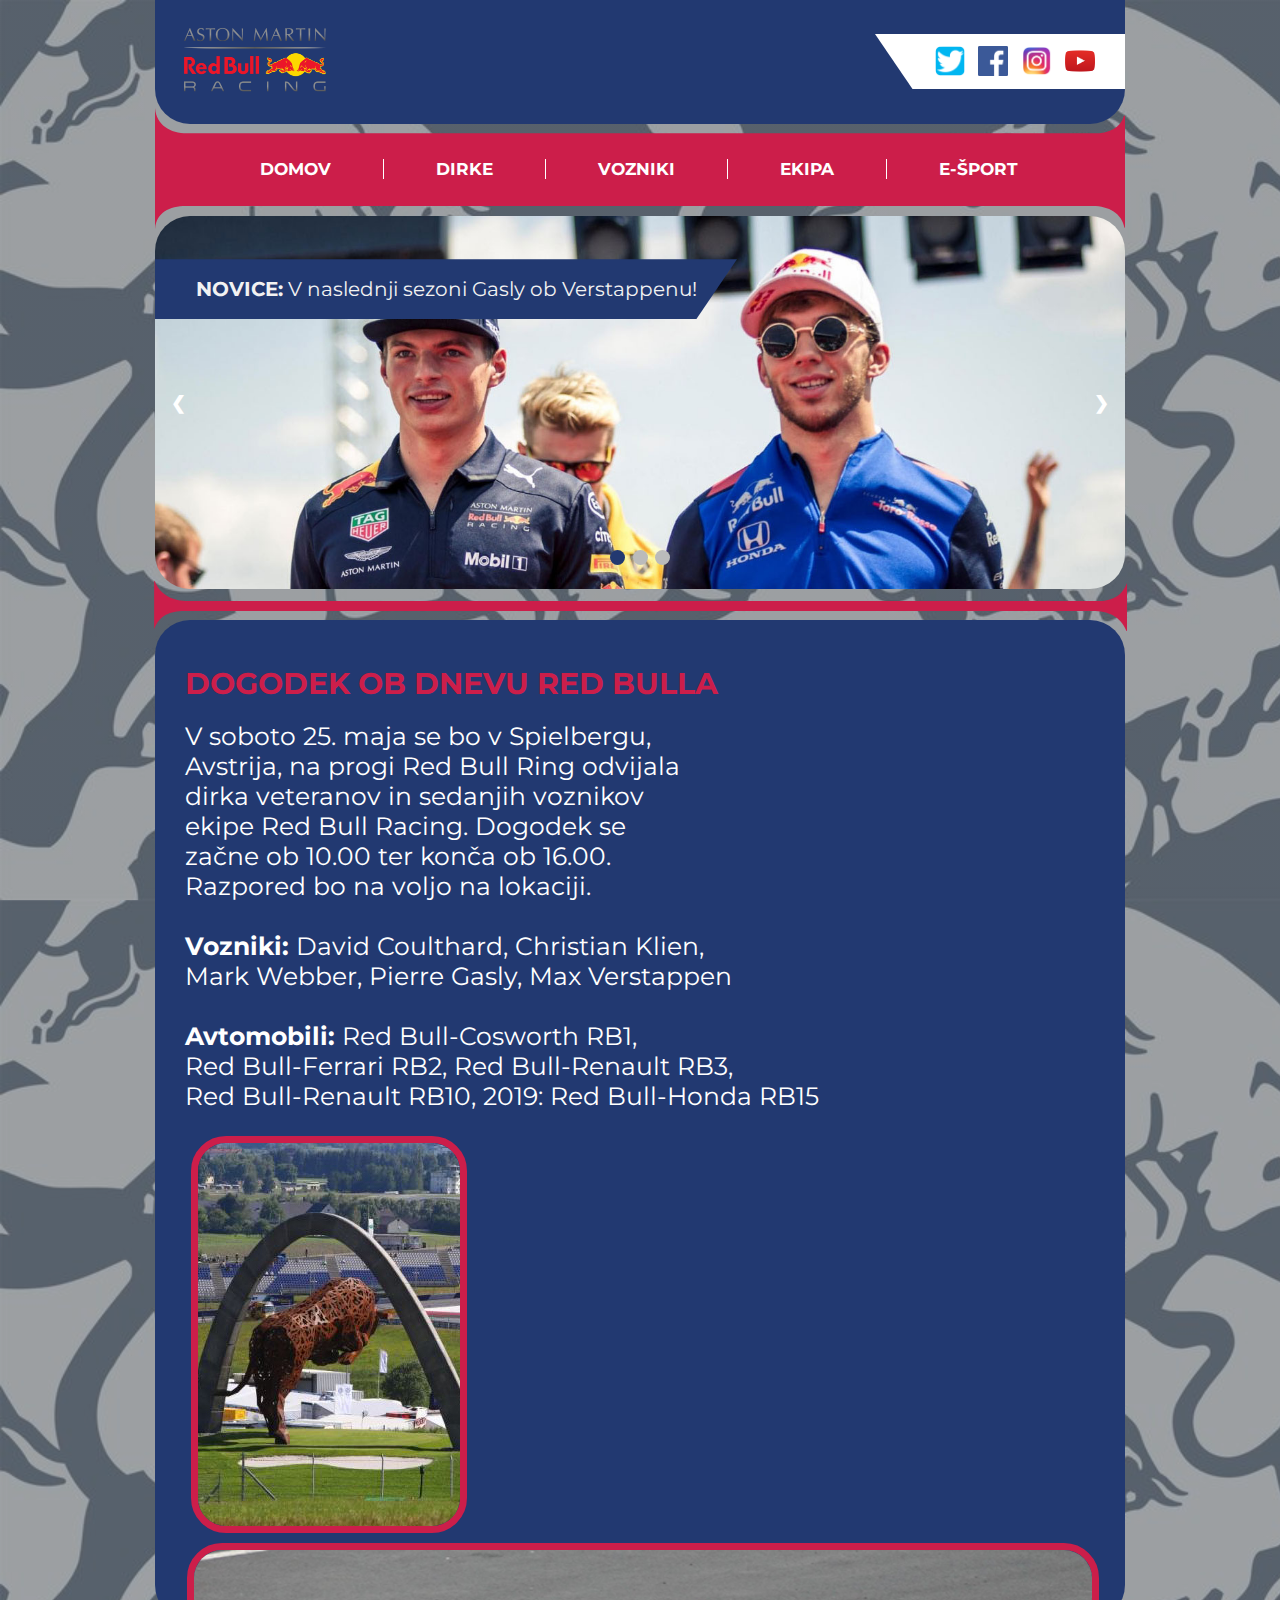
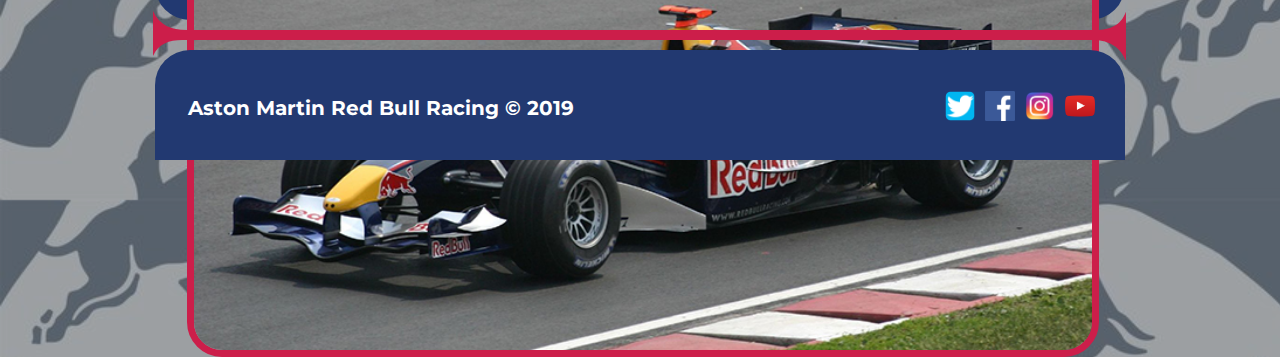
<file: stran/index.html>
<!doctype html>
<html lang="sl">
	<head>
		<meta charset="utf-8">
		<title>RedBullRacing™</title>
		<meta name="description" content="Red Bull Racing">
		<meta name="keywords" content="redbull,racing,f1,formula">
		<meta name="author" content="Nejc Dragar">
		<meta name="robots" content="index,follow">
		<meta name="viewport" content="width=device-width, initial-scale=1">
		<link rel="stylesheet" href="redbullracing.css">
		<link href="https://fonts.googleapis.com/css?family=Montserrat" rel="stylesheet">
		<link rel="icon" type="image/png" href="../grafika/favicon.png"/>
	</head>

	<body>
		<div id="Main">
			<header id="Header">

					<a href="index.html">
						<img src="../grafika/logo.png" id="logo" alt="RedBullRacing">
					</a>

					<div id="shape">
						<div class="SocialMedia">
							<div class="IkoneContainer">
								<a href="https://twitter.com/redbullracing" target="_blank">  
									<img src="../grafika/twitter.png" alt="Twitter" class="Ikone">	
								</a>
							</div>	
							<div class="IkoneContainer">
								<a href="https://www.facebook.com/redbullracing/" target="_blank">
									<img src="../grafika/facebook.png" alt="Facebook" class="Ikone">
								</a>
							</div>
							<div class="IkoneContainer">
								<a href="https://www.instagram.com/redbullracing/" target="_blank">
									<img src="../grafika/instagram.png" alt="Instagram" class="Ikone">
								</a>
							</div>
							<div class="IkoneContainer">
								<a href="https://www.youtube.com/user/redbullracing" target="_blank">
									<img src="../grafika/youtube.png" alt="Youtube" class="Ikone">
								</a>
							</div>
						</div>
					</div>
			</header>
			
				<nav id="Navigacija">
					<ul id="list">
		                <li><a href="./index.html" title="DOMOV" target="_self">DOMOV</a></li>
		                <li><a href="./dirke.html" title="DIRKE" target="_self">DIRKE</a></li>
		                <li><a href="./vozniki.html" title="VOZNIKI" target="_self">VOZNIKI</a></li>
		                <li><a href="./ekipa.html" title="EKIPA" target="_self">EKIPA</a></li>
		                <li><a href="./e-sport.html" title="E-ŠPORT" target="_self">E-ŠPORT</a></li>
		            </ul>
		            <img src="../grafika/navigacija.svg" id="navigation">	
				</nav>
				
				<article>

					<div class="slideshow-container">

						<div class="mySlides fade">
						  <img src="../grafika/maxinpierre.jpg" style="width:100%" class="SlideshowSlike">
						  <div class="text"><div id="TextNaslov1"><b>NOVICE:</b>&nbsp;V naslednji sezoni Gasly ob Verstappenu!</div></div>
						</div>
	
						<div class="mySlides fade">
						  <img src="../grafika/redbulltesting.jpg" style="width:100%" class="SlideshowSlike">
						  <div class="text"><div id="TextNaslov2"><b>NOVICE:</b>&nbsp;Biki uspešni na testiranju v Barceloni!</div></div>
						</div>
	
						<div class="mySlides fade">
						  <img src="../grafika/seb_buemi.jpg" style="width:100%" class="SlideshowSlike">
						  <div class="text buemi"><div id="TextNaslov3"><b>NOVICE:</b>&nbsp;Sebastian Buemi bo tretji voznik!</div></div>
						</div>
	
						<a class="prev" onclick="plusSlides(-1)">&#10094;</a>
						<a class="next" onclick="plusSlides(1)">&#10095;</a>
	
					</div>

					<br>

					<div style="text-align:center">
					  <span class="dot" onclick="currentSlide(1)"></span> 
					  <span class="dot" onclick="currentSlide(2)"></span> 
					  <span class="dot" onclick="currentSlide(3)"></span> 
					</div>

					<script>
						var slideIndex = 1;
						showSlides(slideIndex);

						function plusSlides(n) {
						  showSlides(slideIndex += n);
						}

						function currentSlide(n) {
						  showSlides(slideIndex = n);
						}

						function showSlides(n) {
						  var i;
						  var slides = document.getElementsByClassName("mySlides");
						  var dots = document.getElementsByClassName("dot");
						  if (n > slides.length) {slideIndex = 1}    
						  if (n < 1) {slideIndex = slides.length}
						  for (i = 0; i < slides.length; i++) {
						      slides[i].style.display = "none";  
						  }
						  for (i = 0; i < dots.length; i++) {
						      dots[i].className = dots[i].className.replace(" active", "");
						  }
						  slides[slideIndex-1].style.display = "block";  
						  dots[slideIndex-1].className += " active";
						}
					</script>

				</article>

				<div><img src="../grafika/vmesnacrta.svg" id="VmesnaCrta1"></div>

				<main class="Vsebina">

					<div class="Dogodek">
						<h2>DOGODEK OB DNEVU RED BULLA</h2>
						<p>
						V soboto 25. maja se bo v Spielbergu,
						<br>
						Avstrija, na progi Red Bull Ring odvijala
						<br>
						dirka veteranov in sedanjih voznikov
						<br>
						ekipe Red Bull Racing. Dogodek se 
						<br>
						začne ob 10.00 ter konča ob 16.00. 
						<br> 
						Razpored bo na voljo na lokaciji.
						<br>
						<br>
						<b>Vozniki:</b> David Coulthard, Christian Klien, 
						<br>
						Mark Webber, Pierre Gasly, Max Verstappen
						<br>
						<br>
						<b>Avtomobili:</b> Red Bull-Cosworth RB1,
						<br> 
						Red Bull-Ferrari RB2, Red Bull-Renault RB3,
						<br>
						Red Bull-Renault RB10,  2019: Red Bull-Honda RB15
						</p>
					</div>	

					<div>
						<img src="../grafika/redbullring.jpg" alt="Red Bull Ring" id="redbullring">
					</div>

					<div>
						<img src="../grafika/rb1.jpg" alt="Red Bull-Cosworth RB1" id="rb1">
					</div>

				</main>

				<div><img src="../grafika/vmesnacrta2.svg" id="VmesnaCrta2"></div>

				<footer id="Footer">
					<h1>Aston Martin Red Bull Racing © 2019</h1>
					<div class="SocialMediaFooter">
							<div class="IkoneContainer">
								<a href="https://twitter.com/redbullracing" target="_blank">  
									<img src="../grafika/twitter.png" alt="Twitter" class="Ikone">	
								</a>
							</div>	
							<div class="IkoneContainer">
								<a href="https://www.facebook.com/redbullracing/" target="_blank">
									<img src="../grafika/facebook.png" alt="Facebook" class="Ikone">
								</a>
							</div>
							<div class="IkoneContainer">
								<a href="https://www.instagram.com/redbullracing/" target="_blank">
									<img src="../grafika/instagram.png" alt="Instagram" class="Ikone">
								</a>
							</div>
							<div class="IkoneContainer">
								<a href="https://www.youtube.com/user/redbullracing" target="_blank">
									<img src="../grafika/youtube.png" alt="Youtube" class="Ikone">
								</a>
							</div>
						</div>
				</footer>
			
		</div>
	</body>
</html>
</file>
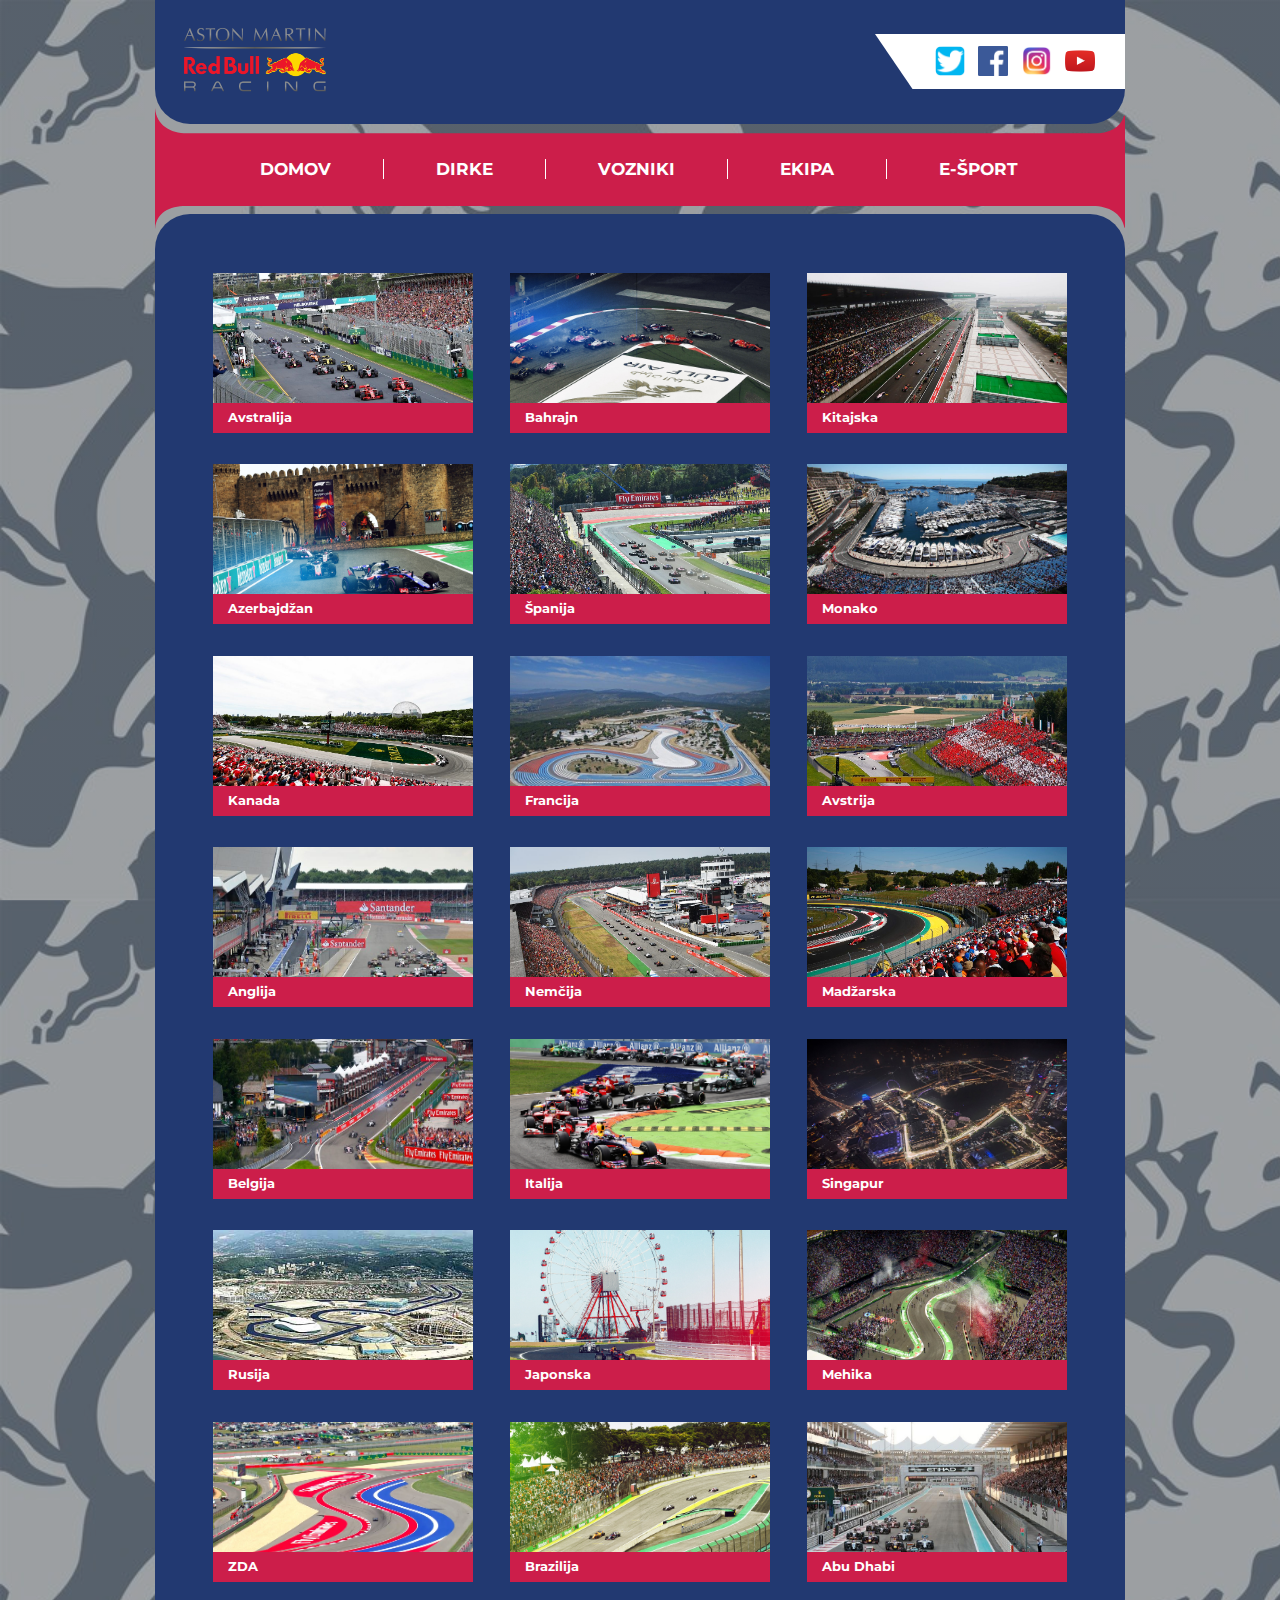
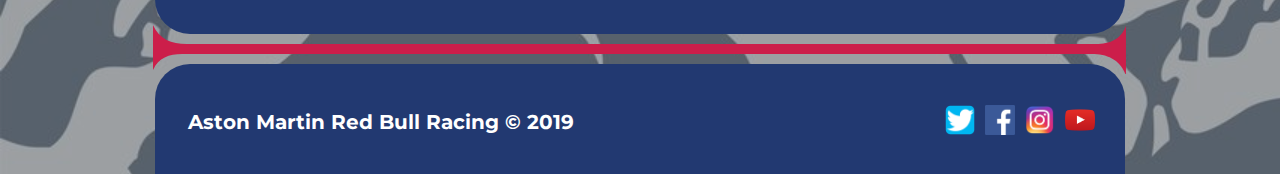
<file: stran/dirke.html>
<!doctype html>
<html lang="sl">
	<head>
		<meta charset="utf-8">
		<title>RedBullRacing™</title>
		<meta name="description" content="Red Bull Racing">
		<meta name="keywords" content="redbull,racing,f1,formula">
		<meta name="author" content="Nejc Dragar">
		<meta name="robots" content="index,follow">
		<meta name="viewport" content="width=device-width">
		<link rel="stylesheet" href="redbullracing.css">
		<link href="https://fonts.googleapis.com/css?family=Montserrat" rel="stylesheet">
		<link rel="icon" type="image/png" href="../grafika/favicon.png"/>
	</head>

	<body>
		<div id="Main">
			<header id="Header">
					<a href="index.html"><img src="../grafika/logo.png" id="logo" alt="RedBullRacing"></a>
					<div id="shape">
						<div class="SocialMedia">
							<div class="IkoneContainer">
								<a href="https://twitter.com/redbullracing" target="_blank">  
									<img src="../grafika/twitter.png" alt="Twitter" class="Ikone">	
								</a>
							</div>	
							<div class="IkoneContainer">
								<a href="https://www.facebook.com/redbullracing/" target="_blank">
									<img src="../grafika/facebook.png" alt="Facebook" class="Ikone">
								</a>
							</div>
							<div class="IkoneContainer">
								<a href="https://www.instagram.com/redbullracing/" target="_blank">
									<img src="../grafika/instagram.png" alt="Instagram" class="Ikone">
								</a>
							</div>
							<div class="IkoneContainer">
								<a href="https://www.youtube.com/user/redbullracing" target="_blank">
									<img src="../grafika/youtube.png" alt="Youtube" class="Ikone">
								</a>
							</div>
						</div>
					</div>
			</header>
			
				<nav id="Navigacija">
					<ul id="list">
		                <li><a href="./index.html" title="DOMOV" target="_self">DOMOV</a></li>
		                <li><a href="./dirke.html" title="DIRKE" target="_self">DIRKE</a></li>
		                <li><a href="./vozniki.html" title="VOZNIKI" target="_self">VOZNIKI</a></li>
		                <li><a href="./ekipa.html" title="EKIPA" target="_self">EKIPA</a></li>
		                <li><a href="./e-sport.html" title="E-ŠPORT" target="_self">E-ŠPORT</a></li>
		            </ul>
		            <img src="../grafika/navigacija.svg" id="navigation">	
				</nav>

				<main class="Vsebina Dirke">
			
						<div class="celica">
							<img src="../grafika/dirke/australia.jpg" class="slike">
							<div class="opis">
								<b>Avstralija</b><br><br>&emsp;14 - 17 MAR<br>&emsp;58 krogov<br>&emsp;5.303 km
							</div>
						</div>
				
						<div class="celica">
							<img src="../grafika/dirke/bahrain.jpg" class="slike">
							<div class="opis">
								<b>Bahrajn</b><br><br>&emsp;29 - 31 MAR<br>&emsp;57 krogov<br>&emsp;5.412 km
							</div>
						</div>

						<div class="celica">
							<img src="../grafika/dirke/china.jpg" class="slike">
							<div class="opis">
								<b>Kitajska</b><br><br>&emsp;12 -14 APR<br>&emsp;56 krogov<br>&emsp;5.451 km
							</div>
						</div>

						<div class="celica">
							<img src="../grafika/dirke/azerbaijan.jpg" class="slike">
							<div class="opis">
								<b>Azerbajdžan</b><br><br>&emsp;26 - 28 APR<br>&emsp;51 krogov<br>&emsp;6.003 km
							</div>
						</div>
				
						<div class="celica">
							<img src="../grafika/dirke/spain.jpg" class="slike">
							<div class="opis">
								<b>Španija</b><br><br>&emsp;10 - 12 MAJ<br>&emsp;66 krogov<br>&emsp;4.655 km
							</div>
						</div>

						<div class="celica">
							<img src="../grafika/dirke/monaco.jpg" class="slike">
							<div class="opis">
								<b>Monako</b><br><br>&emsp;23 - 26 MAJ<br>&emsp;78 krogov<br>&emsp;3.337 km
							</div>
						</div>
				
						<div class="celica">
							<img src="../grafika/dirke/canada.jpg" class="slike">
							<div class="opis">
								<b>Kanada</b><br><br>&emsp;7 - 9 JUN<br>&emsp;70 krogov<br>&emsp;4.361
							</div>
						</div>

						<div class="celica">
							<img src="../grafika/dirke/france.jpg" class="slike">
							<div class="opis">
								<b>Francija</b><br><br>&emsp;21 - 23 JUN<br>&emsp;53 krogov<br>&emsp;5.842 km
							</div>
						</div>
				
						<div class="celica">
							<img src="../grafika/dirke/austria.jpg" class="slike">
							<div class="opis">
								<b>Avstrija</b><br><br>&emsp;28 - 30 JUN<br>&emsp;71 krogov<br>&emsp;4.318 km
							</div>
						</div>

						<div class="celica">
							<img src="../grafika/dirke/england.jpg" class="slike">
							<div class="opis">
								<b>Anglija</b><br><br>&emsp;12 - 14 JUL<br>&emsp;52 krogov<br>&emsp;5.891 km
							</div>
						</div>
				
						<div class="celica">
							<img src="../grafika/dirke/germany.jpg" class="slike">
							<div class="opis">
								<b>Nemčija</b><br><br>&emsp;26 - 28 JUL<br>&emsp;67 krogov<br>&emsp;4.574 km
							</div>
						</div>

						<div class="celica">
							<img src="../grafika/dirke/hungary.jpg" class="slike">
							<div class="opis">
								<b>Madžarska</b><br><br>&emsp;2 - 4 AVG<br>&emsp;70 krogov<br>&emsp;4.381 km
							</div>
						</div>
				
						<div class="celica">
							<img src="../grafika/dirke/belgium.jpg" class="slike">
							<div class="opis">
								<b>Belgija</b><br><br>&emsp;30 AVG - 1 SEP<br>&emsp;44 krogov<br>&emsp;7.004 km
							</div>
						</div>

						<div class="celica">
							<img src="../grafika/dirke/italy.jpg" class="slike">
							<div class="opis">
								<b>Italija</b><br><br>&emsp;6 - 8 SEP<br>&emsp;53 krogov<br>&emsp;5.793 km
							</div>
						</div>
				
						<div class="celica">
							<img src="../grafika/dirke/singapore.jpg" class="slike">
							<div class="opis">
								<b>Singapur</b><br><br>&emsp;20 - 22 SEP<br>&emsp;61 krogov<br>&emsp;5.063 km
							</div>
						</div>

						<div class="celica">
							<img src="../grafika/dirke/russia.jpg" class="slike">
							<div class="opis">
								<b>Rusija</b><br><br>&emsp;27 - 29 SEP<br>&emsp;53 krogov<br>&emsp;5.848 km
							</div>
						</div>
				
						<div class="celica">
							<img src="../grafika/dirke/japan.jpg" class="slike">
							<div class="opis">
								<b>Japonska</b><br><br>&emsp;11 - 13 OKT<br>&emsp;53 krogov<br>&emsp;5.807 km
							</div>
						</div>

						<div class="celica">
							<img src="../grafika/dirke/mexico.jpg" class="slike">
							<div class="opis">
								<b>Mehika</b><br><br>&emsp;25 - 27 OKT<br>&emsp;71 krogov<br>&emsp;4.304 km
							</div>
						</div>
				
						<div class="celica">
							<img src="../grafika/dirke/usa.jpg" class="slike">
							<div class="opis">
								<b>ZDA</b><br><br>&emsp;1 - 3 NOV<br>&emsp;56 krogov<br>&emsp;5.513 km
							</div>
						</div>

						<div class="celica">
							<img src="../grafika/dirke/brazil.jpg" class="slike">
							<div class="opis">
								<b>Brazilija</b><br><br>&emsp;15 - 17 NOV<br>&emsp;71 krogov<br>&emsp;4.309 km
							</div>
						</div>
				
						<div class="celica">
							<img src="../grafika/dirke/abudabhi.jpg" class="slike">
							<div class="opis">
								<b>Abu Dhabi</b><br><br>&emsp;29 NOV - 1 DEC<br>&emsp;55 krogov<br>&emsp;5.554 km
							</div>
						</div>

				</main>

				<div><img src="../grafika/vmesnacrta2.svg" id="VmesnaCrta2"></div>

				<footer id="Footer">
					<h1>Aston Martin Red Bull Racing © 2019</h1>
					<div class="SocialMediaFooter">
						<div class="IkoneContainer">
							<a href="https://twitter.com/redbullracing" target="_blank">  
								<img src="../grafika/twitter.png" alt="Twitter" class="Ikone">	
							</a>
						</div>	
						<div class="IkoneContainer">
							<a href="https://www.facebook.com/redbullracing/" target="_blank">
								<img src="../grafika/facebook.png" alt="Facebook" class="Ikone">
							</a>
						</div>
						<div class="IkoneContainer">
							<a href="https://www.instagram.com/redbullracing/" target="_blank">
								<img src="../grafika/instagram.png" alt="Instagram" class="Ikone">
							</a>
						</div>
						<div class="IkoneContainer">
							<a href="https://www.youtube.com/user/redbullracing" target="_blank">
								<img src="../grafika/youtube.png" alt="Youtube" class="Ikone">
							</a>
						</div>
						</div>
				</footer>

		</div>
	</body>
</html>
</file>
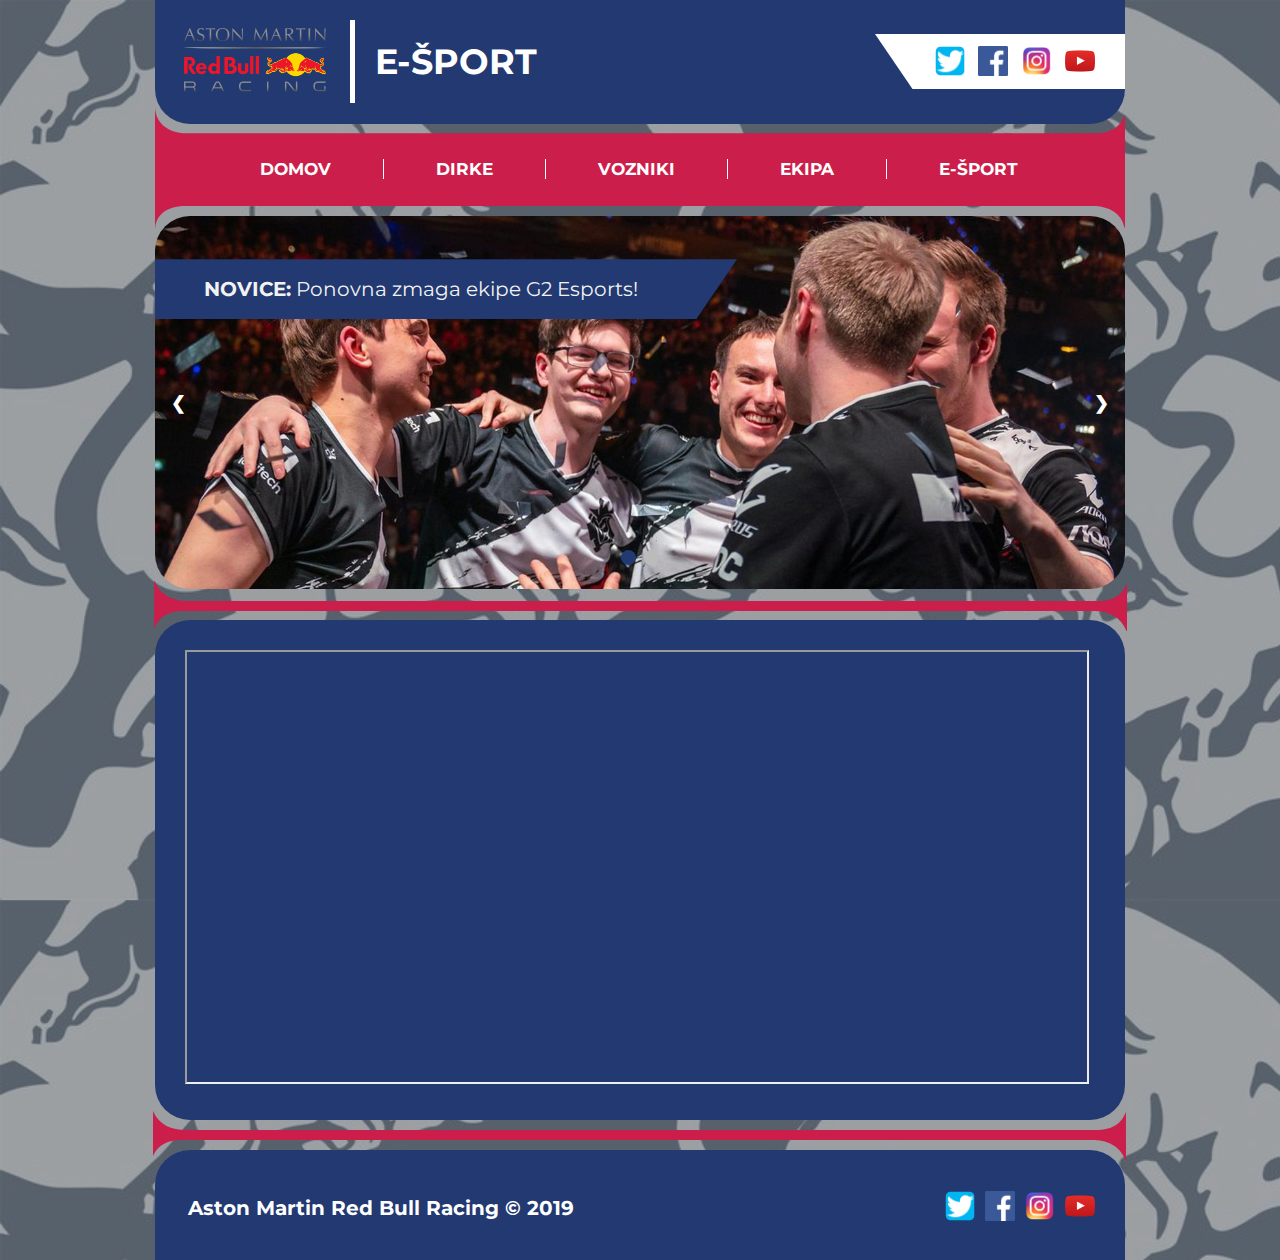
<file: stran/e-sport.html>
<!doctype html>
<html lang="sl">
	<head>
		<meta charset="utf-8">
		<title>RedBullRacing™</title>
		<meta name="description" content="Red Bull Racing">
		<meta name="keywords" content="redbull,racing,f1,formula">
		<meta name="author" content="Nejc Dragar">
		<meta name="robots" content="index,follow">
		<meta name="viewport" content="width=device-width, initial-scale=1">
		<link rel="stylesheet" href="redbullracing.css">
		<link href="https://fonts.googleapis.com/css?family=Montserrat" rel="stylesheet">
		<link rel="icon" type="image/png" href="../grafika/favicon.png"/>
	</head>

	<body>
		<div id="Main">
			<header id="Header">
					<a href="index.html"><img src="../grafika/logo.png" id="logo" alt="RedBullRacing"></a>

					<div>
						<h3>E-ŠPORT</h3>
					</div>

					<div id="shape">
						<div class="SocialMedia">
							<div class="IkoneContainer">
								<a href="https://twitter.com/redbullesports" target="_blank">  
									<img src="../grafika/twitter.png" alt="Twitter" class="Ikone">	
								</a>
							</div>	
							<div class="IkoneContainer">
								<a href="https://www.facebook.com/RedBullRacingEsports/" target="_blank">
									<img src="../grafika/facebook.png" alt="Facebook" class="Ikone">
								</a>
							</div>
							<div class="IkoneContainer">
								<a href="https://www.instagram.com/redbullracingesports/" target="_blank">
									<img src="../grafika/instagram.png" alt="Instagram" class="Ikone">
								</a>
							</div>
							<div class="IkoneContainer">
								<a href="https://www.youtube.com/user/RedBulleSport" target="_blank">
									<img src="../grafika/youtube.png" alt="Youtube" class="Ikone">
								</a>
							</div>
						</div>
					</div>
			</header>
			
				<nav id="Navigacija">
					<ul id="list">
		                <li><a href="./index.html" title="DOMOV" target="_self">DOMOV</a></li>
		                <li><a href="./dirke.html" title="DIRKE" target="_self">DIRKE</a></li>
		                <li><a href="./vozniki.html" title="VOZNIKI" target="_self">VOZNIKI</a></li>
		                <li><a href="./ekipa.html" title="EKIPA" target="_self">EKIPA</a></li>
		                <li><a href="./e-sport.html" title="E-ŠPORT" target="_self">E-ŠPORT</a></li>
		            </ul>
		            <img src="../grafika/navigacija.svg" id="navigation">	
				</nav>

				<article>

					<div class="slideshow-container">

					<div class="mySlides fade">
					  <img src="../grafika/g2-esports.jpg" style="width:100%" class="SlideshowSlike">
					  <div class="text"><div id="TextNaslov4"><b>NOVICE:</b>&nbsp;Ponovna zmaga ekipe G2 Esports!</div></div>
					</div>

					<div class="mySlides fade">
					  <img src="../grafika/prvazmaga.jpg" style="width:100%" class="SlideshowSlike">
					  <div class="text prvazmaga"><div id="TextNaslov5"><b>NOVICE:</b>&nbsp;Prva dirka, prva zmaga!</div></div>
					</div>

					<a class="prev" onclick="plusSlides(-1)">&#10094;</a>
					<a class="next" onclick="plusSlides(1)">&#10095;</a>

					</div>

					<br>

					<div style="text-align:center">
					  <span class="dot" onclick="currentSlide(1)"></span> 
					  <span class="dot" onclick="currentSlide(2)"></span> 
					</div>

					<script>
						var slideIndex = 1;
						showSlides(slideIndex);

						function plusSlides(n) {
						  showSlides(slideIndex += n);
						}

						function currentSlide(n) {
						  showSlides(slideIndex = n);
						}

						function showSlides(n) {
						  var i;
						  var slides = document.getElementsByClassName("mySlides");
						  var dots = document.getElementsByClassName("dot");
						  if (n > slides.length) {slideIndex = 1}    
						  if (n < 1) {slideIndex = slides.length}
						  for (i = 0; i < slides.length; i++) {
						      slides[i].style.display = "none";  
						  }
						  for (i = 0; i < dots.length; i++) {
						      dots[i].className = dots[i].className.replace(" active", "");
						  }
						  slides[slideIndex-1].style.display = "block";  
						  dots[slideIndex-1].className += " active";
						}
					</script>

				</article>

				<div><img src="../grafika/vmesnacrta.svg" id="VmesnaCrta1"></div>

				<main class="Vsebina E-sport">
					<iframe width="900" height="430"
					src="https://www.youtube.com/embed/pzvsD7PKgC8">
					</iframe>
				</main>

				<div><img src="../grafika/vmesnacrta2.svg" id="VmesnaCrta2"></div>

				<footer id="Footer">
					<h1>Aston Martin Red Bull Racing © 2019</h1>
					<div class="SocialMediaFooter">
						<div class="IkoneContainer">
							<a href="https://twitter.com/redbullracing" target="_blank">  
								<img src="../grafika/twitter.png" alt="Twitter" class="Ikone">	
							</a>
						</div>	
						<div class="IkoneContainer">
							<a href="https://www.facebook.com/redbullracing/" target="_blank">
								<img src="../grafika/facebook.png" alt="Facebook" class="Ikone">
							</a>
						</div>
						<div class="IkoneContainer">
							<a href="https://www.instagram.com/redbullracing/" target="_blank">
								<img src="../grafika/instagram.png" alt="Instagram" class="Ikone">
							</a>
						</div>
						<div class="IkoneContainer">
							<a href="https://www.youtube.com/user/redbullracing" target="_blank">
								<img src="../grafika/youtube.png" alt="Youtube" class="Ikone">
							</a>
						</div>
					</div>
				</footer>




		</div>
	</body>
</html>
</file>
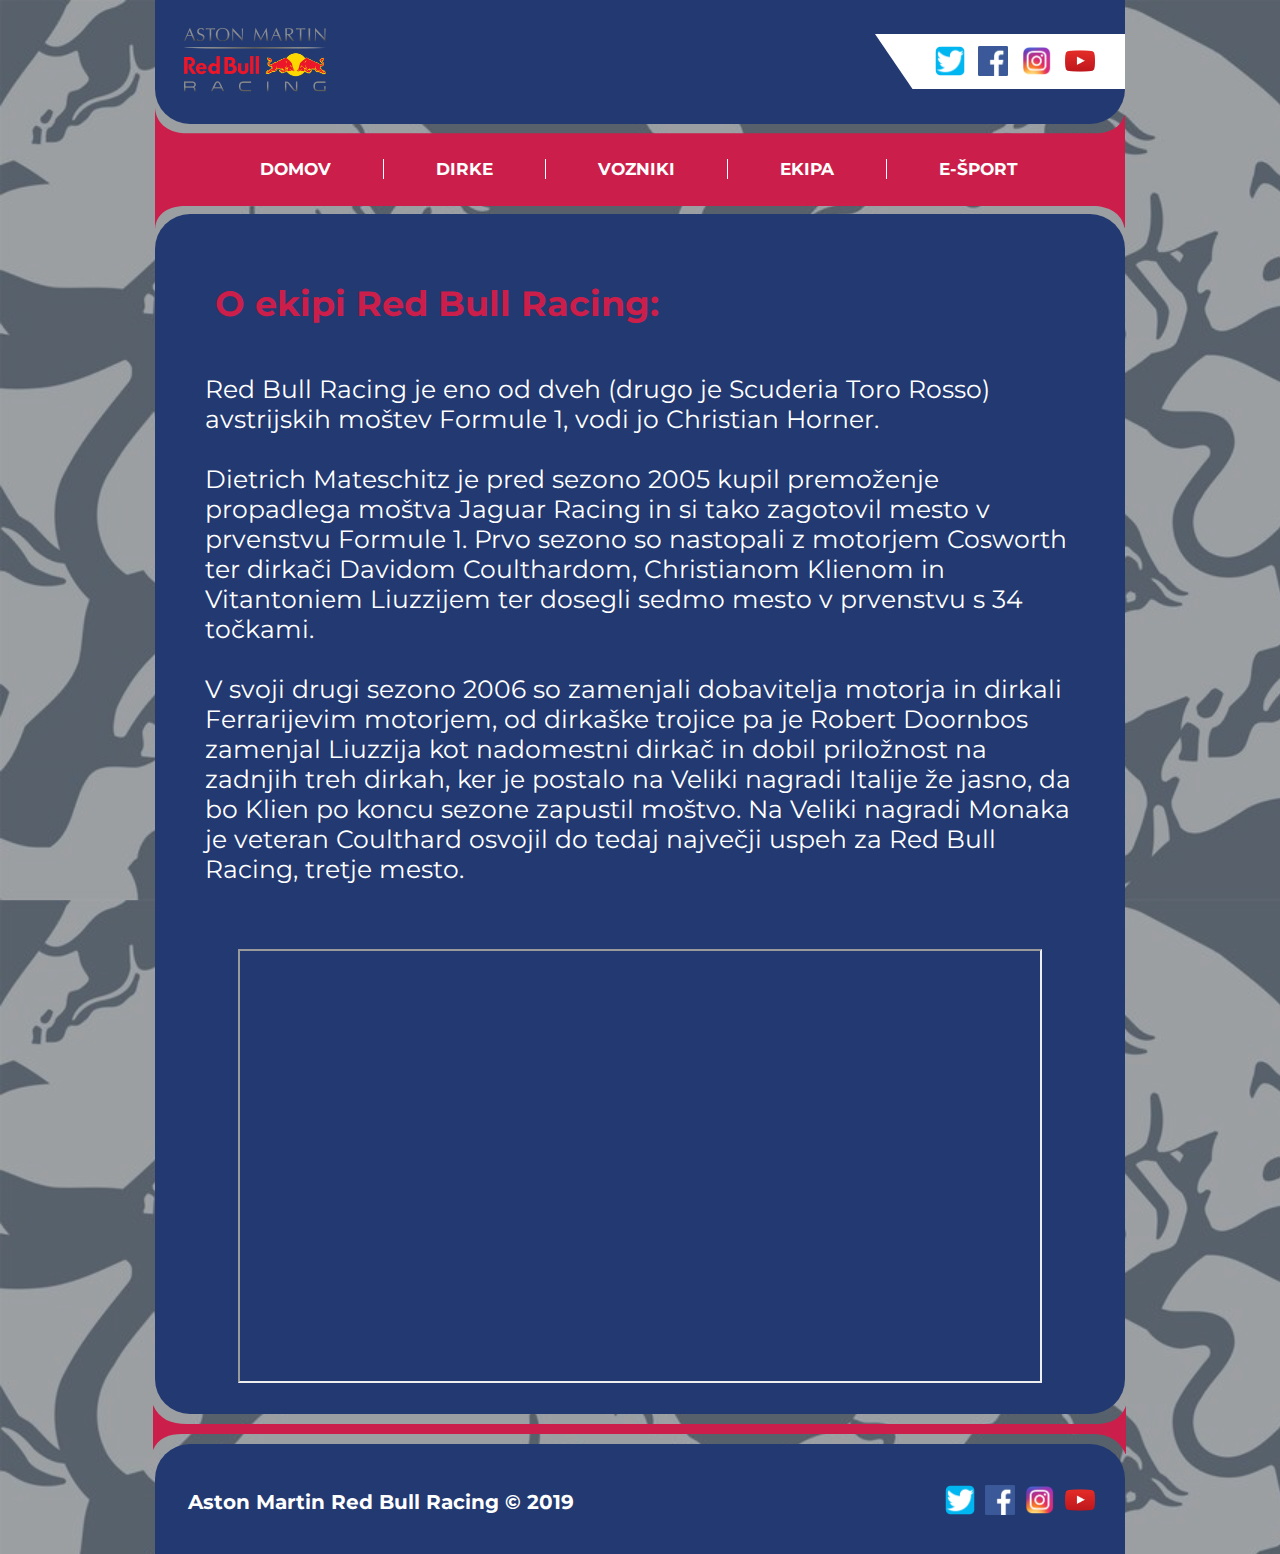
<file: stran/ekipa.html>
<!doctype html>
<html lang="sl">
	<head>
		<meta charset="utf-8">
		<title>RedBullRacing™</title>
		<meta name="description" content="Red Bull Racing">
		<meta name="keywords" content="redbull,racing,f1,formula">
		<meta name="author" content="Nejc Dragar">
		<meta name="robots" content="index,follow">
		<meta name="viewport" content="width=device-width">
		<link rel="stylesheet" href="redbullracing.css">
		<link href="https://fonts.googleapis.com/css?family=Montserrat" rel="stylesheet">
		<link rel="icon" type="image/png" href="../grafika/favicon.png"/>
	</head>

	<body>
		<div id="Main">

			<header id="Header">
					<a href="index.html"><img src="../grafika/logo.png" id="logo" alt="RedBullRacing"></a>
					<div id="shape">
						<div class="SocialMedia">
							<div class="IkoneContainer">
								<a href="https://twitter.com/redbullracing" target="_blank">  
									<img src="../grafika/twitter.png" alt="Twitter" class="Ikone">	
								</a>
							</div>	
							<div class="IkoneContainer">
								<a href="https://www.facebook.com/redbullracing/" target="_blank">
									<img src="../grafika/facebook.png" alt="Facebook" class="Ikone">
								</a>
							</div>
							<div class="IkoneContainer">
								<a href="https://www.instagram.com/redbullracing/" target="_blank">
									<img src="../grafika/instagram.png" alt="Instagram" class="Ikone">
								</a>
							</div>
							<div class="IkoneContainer">
								<a href="https://www.youtube.com/user/redbullracing" target="_blank">
									<img src="../grafika/youtube.png" alt="Youtube" class="Ikone">
								</a>
							</div>
						</div>
					</div>
			</header>
			
				<nav id="Navigacija">
					<ul id="list">
		                <li><a href="./index.html" title="DOMOV" target="_self">DOMOV</a></li>
		                <li><a href="./dirke.html" title="DIRKE" target="_self">DIRKE</a></li>
		                <li><a href="./vozniki.html" title="VOZNIKI" target="_self">VOZNIKI</a></li>
		                <li><a href="./ekipa.html" title="EKIPA" target="_self">EKIPA</a></li>
		                <li><a href="./e-sport.html" title="E-ŠPORT" target="_self">E-ŠPORT</a></li>
		            </ul>
		            <img src="../grafika/navigacija.svg" id="navigation">	
				</nav>

				<main class="Ekipa">

					<div class="EkipaNaslov">
						<h5>O ekipi Red Bull Racing:</h5>
						<p class="EkipaText">
							Red Bull Racing je eno od dveh (drugo je Scuderia Toro Rosso) avstrijskih moštev Formule 1, vodi jo Christian Horner.
							<br><br>
							Dietrich Mateschitz je pred sezono 2005 kupil premoženje propadlega moštva Jaguar Racing in si tako zagotovil mesto v prvenstvu Formule 1. Prvo sezono so nastopali z motorjem Cosworth ter dirkači Davidom Coulthardom, Christianom Klienom in Vitantoniem Liuzzijem ter dosegli sedmo mesto v prvenstvu s 34 točkami.
							<br><br>
							V svoji drugi sezono 2006 so zamenjali dobavitelja motorja in dirkali Ferrarijevim motorjem, od dirkaške trojice pa je Robert Doornbos zamenjal Liuzzija kot nadomestni dirkač in dobil priložnost na zadnjih treh dirkah, ker je postalo na Veliki nagradi Italije že jasno, da bo Klien po koncu sezone zapustil moštvo. Na Veliki nagradi Monaka je veteran Coulthard osvojil do tedaj največji uspeh za Red Bull Racing, tretje mesto.
						</p>
					</div>

					<div class="EkipaVideo">
						<iframe width="800" height="430"
						src="https://www.youtube.com/embed/cDMVac2nuAo">
						</iframe>
					</div>

				</main>

				<div><img src="../grafika/vmesnacrta2.svg" id="VmesnaCrta2"></div>

				<footer id="Footer">

					<h1>Aston Martin Red Bull Racing © 2019</h1>

					<div class="SocialMediaFooter">
						<div class="IkoneContainer">
							<a href="https://twitter.com/redbullracing" target="_blank">  
								<img src="../grafika/twitter.png" alt="Twitter" class="Ikone">	
							</a>
						</div>	
						<div class="IkoneContainer">
							<a href="https://www.facebook.com/redbullracing/" target="_blank">
								<img src="../grafika/facebook.png" alt="Facebook" class="Ikone">
							</a>
						</div>
						<div class="IkoneContainer">
							<a href="https://www.instagram.com/redbullracing/" target="_blank">
								<img src="../grafika/instagram.png" alt="Instagram" class="Ikone">
							</a>
						</div>
						<div class="IkoneContainer">
							<a href="https://www.youtube.com/user/redbullracing" target="_blank">
								<img src="../grafika/youtube.png" alt="Youtube" class="Ikone">
							</a>
						</div>
					</div>

				</footer>

		</div>
	</body>
</html>
</file>
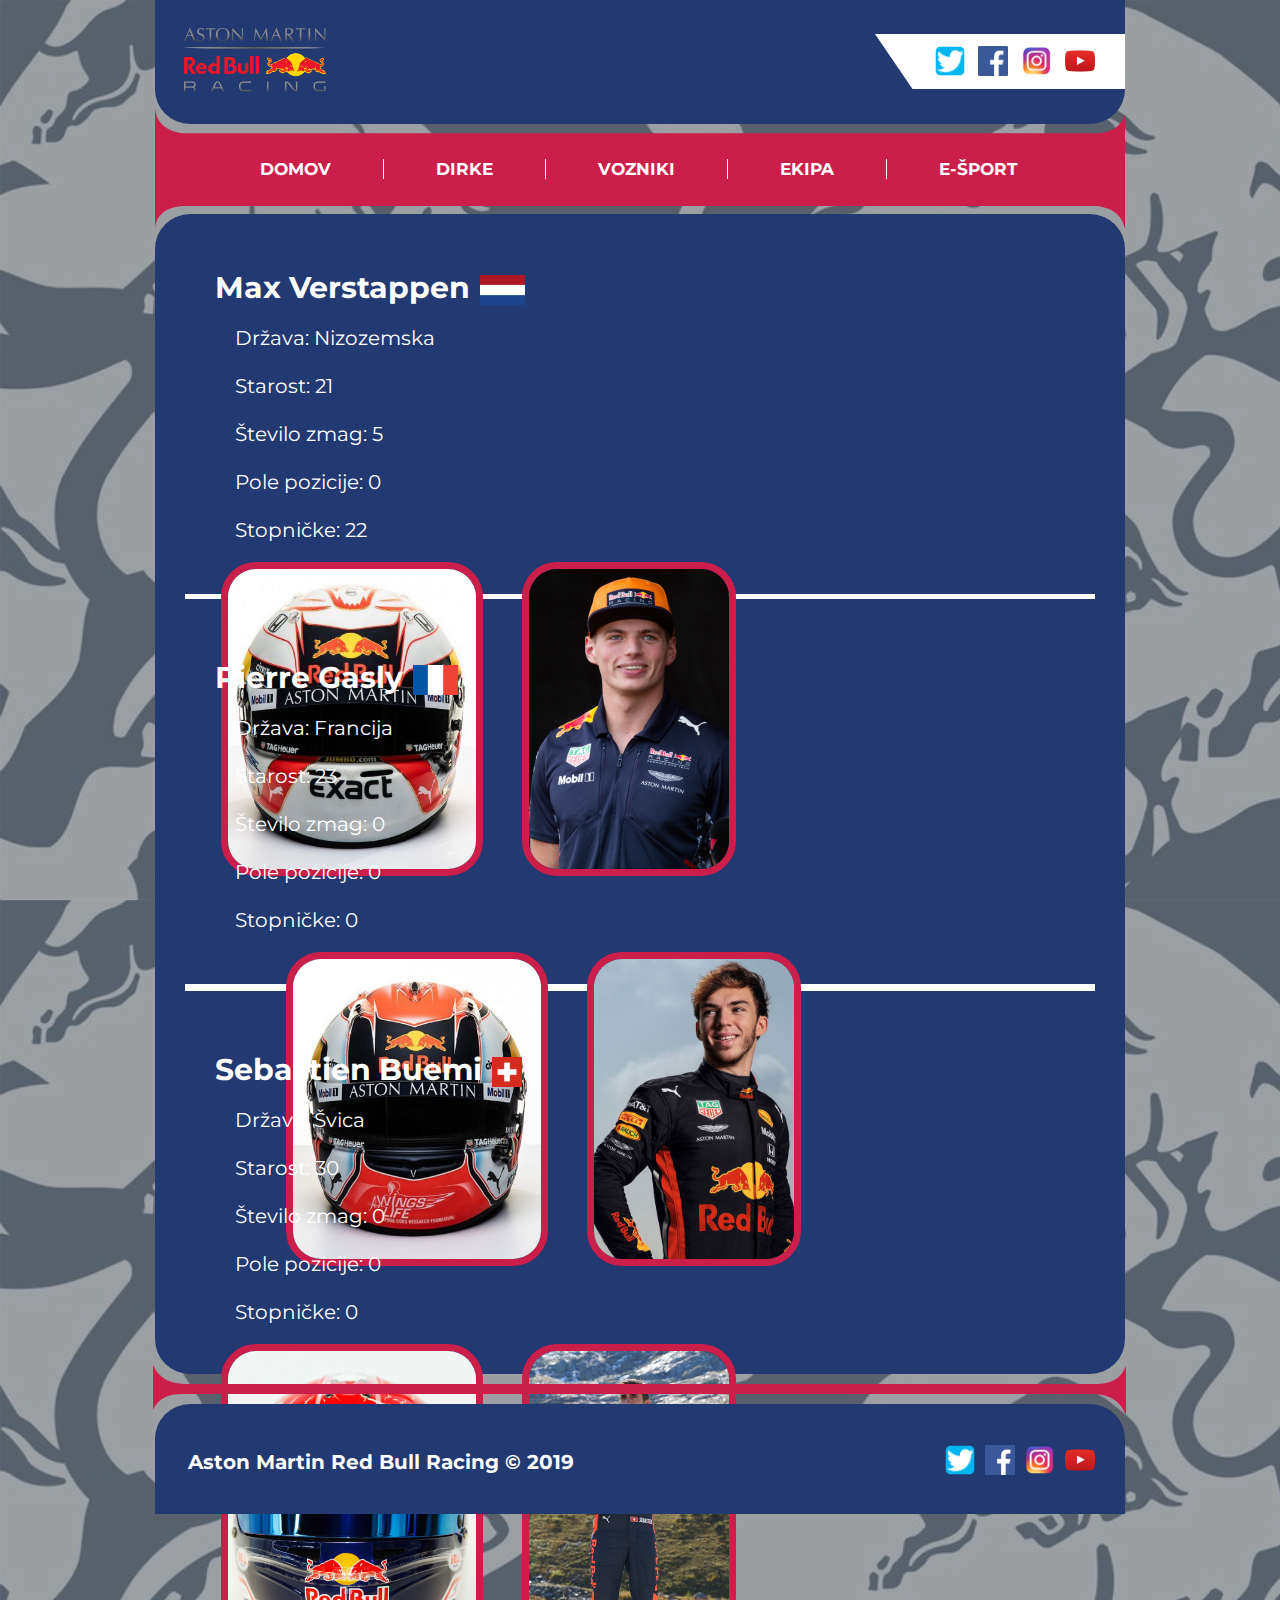
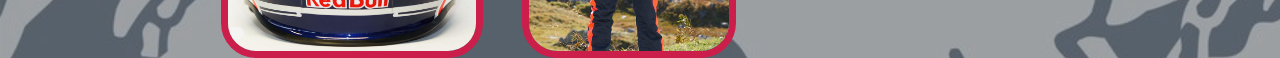
<file: stran/vozniki.html>
<!doctype html>
<html lang="sl">
	<head>
		<meta charset="utf-8">
		<title>RedBullRacing™</title>
		<meta name="description" content="Red Bull Racing">
		<meta name="keywords" content="redbull,racing,f1,formula">
		<meta name="author" content="Nejc Dragar">
		<meta name="robots" content="index,follow">
		<meta name="viewport" content="width=device-width">
		<link rel="stylesheet" href="redbullracing.css">
		<link href="https://fonts.googleapis.com/css?family=Montserrat" rel="stylesheet">
		<link rel="icon" type="image/png" href="../grafika/favicon.png"/>
	</head>

	<body>
		<div id="Main">
			<header id="Header">
					<a href="index.html"><img src="../grafika/logo.png" id="logo" alt="RedBullRacing"></a>
					<div id="shape">
						<div class="SocialMedia">
							<div class="IkoneContainer">
								<a href="https://twitter.com/redbullracing" target="_blank">  
									<img src="../grafika/twitter.png" alt="Twitter" class="Ikone">	
								</a>
							</div>	
							<div class="IkoneContainer">
								<a href="https://www.facebook.com/redbullracing/" target="_blank">
									<img src="../grafika/facebook.png" alt="Facebook" class="Ikone">
								</a>
							</div>
							<div class="IkoneContainer">
								<a href="https://www.instagram.com/redbullracing/" target="_blank">
									<img src="../grafika/instagram.png" alt="Instagram" class="Ikone">
								</a>
							</div>
							<div class="IkoneContainer">
								<a href="https://www.youtube.com/user/redbullracing" target="_blank">
									<img src="../grafika/youtube.png" alt="Youtube" class="Ikone">
								</a>
							</div>
						</div>
					</div>
			</header>
			
				<nav id="Navigacija">
					<ul id="list">
		                <li><a href="./index.html" title="DOMOV" target="_self">DOMOV</a></li>
		                <li><a href="./dirke.html" title="DIRKE" target="_self">DIRKE</a></li>
		                <li><a href="./vozniki.html" title="VOZNIKI" target="_self">VOZNIKI</a></li>
		                <li><a href="./ekipa.html" title="EKIPA" target="_self">EKIPA</a></li>
		                <li><a href="./e-sport.html" title="E-ŠPORT" target="_self">E-ŠPORT</a></li>
		            </ul>
		            <img src="../grafika/navigacija.svg" id="navigation">	
				</nav>

				<main class="Vsebina Vozniki">

					<div class="MaxContainer">
						<div>
							<h4>Max Verstappen<img src="../grafika/nizozemska.png" alt="Nizozemska" class="Zastave"></h4>
							<p class="PodatkiVozniki">
							Država: Nizozemska 
							<br><br>
							Starost: 21
							<br><br>
							Število zmag: 5
							<br><br>
							Pole pozicije: 0
							<br><br>
							Stopničke: 22
							</p>
						</div>
						<div>
							<img src="../grafika/maxcelada.jpg" class="SlikeVozniki">
							<img src="../grafika/maxverstappen.jpg" class="SlikeVozniki">
						</div>
					</div>

					<div class="PierreContainer">
						<div>
							<h4>Pierre Gasly<img src="../grafika/francija.png" alt="Francija" class="Zastave"></h4>
							<p class="PodatkiVozniki">
							Država: Francija 
							<br><br>
							Starost: 23
							<br><br>
							Število zmag: 0
							<br><br>
							Pole pozicije: 0
							<br><br>
							Stopničke: 0
							</p>
						</div>
						<div id="margin">
							<img src="../grafika/pierrecelada.jpg" class="SlikeVozniki">
							<img src="../grafika/pierregasly.jpg" class="SlikeVozniki">
						</div>
					</div>
				
					<div class="SebContainer">
						<div>
							<h4>Sebastien Buemi<img src="../grafika/svica.png" alt="Švica" class="Zastave"></h4>
							<p class="PodatkiVozniki">
							Država: Švica 
							<br><br>
							Starost: 30
							<br><br>
							Število zmag: 0
							<br><br>
							Pole pozicije: 0
							<br><br>
							Stopničke: 0
							</p>
						</div>
						<div>
							<img src="../grafika/sebcelada.jpg" class="SlikeVozniki">
							<img src="../grafika/sebastienbuemi.jpg" class="SlikeVozniki">
						</div>
					</div>

				</main>

				<div>
					<img src="../grafika/vmesnacrta2.svg" id="VmesnaCrta2">
				</div>

				<footer id="Footer">
					<h1>Aston Martin Red Bull Racing © 2019</h1>
					<div class="SocialMediaFooter">
						<div class="IkoneContainer">
							<a href="https://twitter.com/redbullracing" target="_blank">  
								<img src="../grafika/twitter.png" alt="Twitter" class="Ikone">	
							</a>
						</div>	
						<div class="IkoneContainer">
							<a href="https://www.facebook.com/redbullracing/" target="_blank">
								<img src="../grafika/facebook.png" alt="Facebook" class="Ikone">
							</a>
						</div>
						<div class="IkoneContainer">
							<a href="https://www.instagram.com/redbullracing/" target="_blank">
								<img src="../grafika/instagram.png" alt="Instagram" class="Ikone">
							</a>
						</div>
						<div class="IkoneContainer">
							<a href="https://www.youtube.com/user/redbullracing" target="_blank">
								<img src="../grafika/youtube.png" alt="Youtube" class="Ikone">
							</a>
						</div>
					</div>
				</footer>

		</div>
	</body>
</html>
</file>
<file: stran/redbullracing.css>
html,body {
	margin: 0;
	padding: 0;
	font-family:;
	font-size:  13px;
	width: 100%;
  	height: 100%;
  	background: linear-gradient(rgba(255, 255, 255, 0.3),
              	rgba(255, 255, 255, 0.3),
              	rgba(255, 255, 255, 0.3),
              	rgba(255, 255, 255, 0.3)),
              	url("../grafika/background.jpg");
    background-repeat: ;
    background-size: cover;
}

#Main {
	margin: 0 auto;
	width: 970px;
}

#Header {
	background-color: #223971;
	height: 124px; 
	border-radius: 0 0 35px 35px;
	margin: 0 auto;
	display: flex;
	justify-content: space-between;
}

#logo {
	width:150px;
    height: auto;
    padding: 25px;
}

#shape {
	background-color: white;
	height: 55px; 
	width: 250px;
	-webkit-clip-path: polygon(0 0, 100% 0, 100% 100%, 15% 100%);
	clip-path: polygon(0 0, 100% 0, 100% 100%, 15% 100%);
	margin-top: 34px;
	position: relative;
}

.SocialMedia {
	position: absolute;
	height: 30px;
	margin-left: 50px;
}

.Ikone {
	height: 30px;
	margin-top: 12px;
	margin-left: 10px;
}

.IkoneLink {
	width: 30px;
	height: 30px;
}

.IkoneContainer {
	display: inline-block;
	margin-right: 10px;
	width: 30px;
	height: 30px;
}

#Navigacija {
	font-family: 'Montserrat', sans-serif;
	width: 970px;
	height: 30px;
	padding-top: 6px;
	box-sizing: border-box;
}

#Navigacija ul {
	width: 970px;
	list-style-type: none;
	margin-top: 29px;
	vertical-align: middle;
}

#Navigacija li {
	display: inline-block;
	text-align: center;
	margin-left: -3px;
	border-left: 1px solid white;
}

#Navigacija ul > li:first-child {
	border-left: 0;
}

#Navigacija a:link, #Navigacija a:visited {
	font-size: 17px;
	font-weight: bold;
	text-align: center;
	color: #FFF;
	padding: 26px 52px 27px 52px;

	box-sizing: border-box;
	border-bottom: 0;
	text-decoration: none;
	-webkit-transition: all 1s ease;
	transition: all 1s ease;
}

#Navigacija a:hover, #Navigacija a:active {
	background-color: rgba(115,155,210,.35);
	-webkit-transition: all 0.75s ease;
	transition: all 0.75s ease;
}

#navigation {
	margin-top: -25px;	
}

#list {
	position: absolute;
	text-align: center;
	padding: 0;
}

#novice {
	height: auto;
	width: 970px;
	margin-top: 1px;
}

.mySlides {display: none}
img {vertical-align: middle;}

.slideshow-container {
  width: 970px;
  position: relative;
  margin-top: 62px;
  position: absolute;
}

.SlideshowSlike {
	border-radius: 35px;
}

.prev, .next {
  cursor: pointer;
  position: absolute;
  top: 50%;
  width: auto;
  padding: 16px;
  margin-top: -27px;
  color: white;
  font-weight: bold;
  font-size: 18px;
  transition: 0.6s ease;
  border-radius: 0 3px 3px 0;
  user-select: none;
}

.next {
  right: 0;
  border-radius: 3px 0 0 3px;
}

.prev:hover, .next:hover {
  background-color: #CC1E4A;
}

.text {
	font-family: 'Montserrat', sans-serif;
	background-color: #223971;
	color: #f2f2f2;
	font-size: 20px;
	bottom: 270px;
	width: 60%;
	text-align: center;
	height: 60px; 
	-webkit-clip-path: polygon(0 0, 100% 0, 93% 100%, 0 100%);
	clip-path: polygon(0 0, 100% 0, 93% 100%, 0 100%);
	position: absolute;
}

.buemi {
	width: 55%;
}

.prvazmaga {
	width: 47%;
}

#TextNaslov1 {
	padding-top: 18px;
	right: 20px;
}

#TextNaslov2 {
	padding-top: 18px;
	margin-left: -54px;
}

#TextNaslov3 {
	padding-top: 18px;
	margin-left: -50px;
}

#TextNaslov4 {
	padding-top: 18px;
	margin-left: -50px;
}

#TextNaslov5 {
	padding-top: 18px;
	margin-left: -30px;
}

.dot {
  cursor: pointer;
  height: 15px;
  width: 15px;
  margin: 0 2px;
  background-color: #bbb;
  border-radius: 50%;
  display: inline-block;
  transition: background-color 0.6s ease;
  position: relative;
  top: 380px;
 
}

.active, .dot:hover {
  background-color: #223971;
}

.fade {
  -webkit-animation-name: fade;
  -webkit-animation-duration: 1.5s;
  animation-name: fade;
  animation-duration: 1.5s;
}

@-webkit-keyframes fade {
  from {opacity: .4} 
  to {opacity: 1}
}

@keyframes fade {
  from {opacity: .4} 
  to {opacity: 1}
}

@media only screen and (max-width: 300px) {
  .prev, .next,.text {font-size: 11px}
}

.Vsebina {
	box-sizing: border-box;
	background-color: #223971;
	height: 1000px; 
	width: 970px;
	border-radius: 35px; 
	margin-top: -11px;
	padding: 30px;
	display: flex;
	flex-direction: row;
	flex-wrap: wrap;
}

.Dirke {
	height: 1420px;
	margin-top: 60px;
	padding: 40px;
	display: flex;
	flex-direction: row;
	flex-wrap: wrap;
	justify-content: space-around;
}

.Vozniki {
	margin-top: 60px;
	height: 1160px;
}

.MaxContainer {
	height: 350px;
	display: flex;
	flex-direction: row;
	flex-wrap: wrap;
	border-bottom: 5px solid white;
}

.PierreContainer {
	height: 350px;
	display: flex;
	flex-direction: row;
	flex-wrap: wrap;
	border-bottom: 7px solid white;
	margin-top: 35px;
}

.SebContainer {
	height: 350px;
	display: flex;
	flex-direction: row;
	flex-wrap: wrap;
	margin-top: 35px;
}

#margin {
	margin-left: 65px; 
}

.SlikeVozniki {
	height: 300px;
	margin-left: 36px;
	border-radius: 35px;
	border: 7px solid #CC1E4A;
}

h4 {
	font-family: 'Montserrat', sans-serif;
	font-size: 30px;
	padding: 30px;
	margin-top: -5px;
	color: white;
}

.PodatkiVozniki {
	font-size: 20px;
	margin-top: -50px;
	margin-left: 50px;
}

.Zastave {
	height: 30px;
	margin-left: 10px;
}

.E-sport {
	margin-top: -10px;
	box-sizing: border-box;
	background-color: #223971;
	height: 500px; 
	width: 970px;
	border-radius: 35px; 
	margin-top: -11px;
	padding: 30px;
	display: flex;
	flex-direction: row;
	flex-wrap: wrap;
}

#Footer {
	background-color: #223971;
	height: 110px;
	width: 970px;
	border-radius: 35px 35px 0 0;
	margin-top: -10px;
	display: flex;
	flex-direction: row;
	position: absolute;
}

.SocialMediaFooter {
	margin-top: 29px;
	margin-right: 30px;
	display: flex;
	flex-direction: row;

}

h1 {
	font-family: 'Montserrat', sans-serif;
	padding: 33px;
	font-size: 20px;
	color: white;
	position: relative;
	width: 100%;
}

h2 {
	font-family: 'Montserrat', sans-serif;
	font-size: 30px;
	color: #CC1E4A;

}

p {
	font-family: 'Montserrat', sans-serif;
	font-size: 25px;
	color: white;
	margin-top: -5px;
}

h3 {
	font-family: 'Montserrat', sans-serif;
	font-size: 35px;
	color: white;
	margin-top: 20px;
	margin-left: -265px;
	border-left: 5px solid white;
	padding: 20px;
}

.Ekipa {
	box-sizing: border-box;
	background-color: #223971;
	height: 1200px; 
	width: 970px;
	border-radius: 35px; 
	display: flex;
	flex-direction: column;
	margin-top: 60px;
}

.EkipaNaslov {
	margin-top: -10px;
	margin-left: 40px;
	padding: 20px;
}

h5 {
	font-family: 'Montserrat', sans-serif;
	font-size: 35px;
	color: #CC1E4A;
}

.EkipaText {
	margin-left: -30px;
	padding: 20px;
	margin-top: -30px;
}

.EkipaVideo {
	margin: 0 auto;
}

#rb1 {
	height: 400px;
	margin-top: 10px;
	margin-left: 2px;
	border: 7px solid #CC1E4A;
	border-radius: 35px;
}

.Dogodek {
	margin-top: -10px;
}

#redbullring {
	border: 7px solid #CC1E4A;
	border-radius: 35px;
	margin-left: 6px;
}

#VmesnaCrta1 {
	display: block;
	margin-top: 7px;
	width: 973px;
	margin-left: -1px;
}

#VmesnaCrta2 {
	display: block;
	margin-left: -2px;
	margin-top: -10px;
	width: 973px;
}

.celica {
	width: 260px;
	height: 160px;
	position: relative;
	margin-top: 19px;
	overflow: hidden;
}

.slike {
	width: 100%;
	height: 160px;
	transition: 1s;
	-webkit-transition: 1s;
}

.opis {
	width: 100%;
	height: 30px;
	font-family: 'Montserrat', sans-serif;
	background-color: white;
	position: absolute;
	bottom: 0;
	left: 0;
	overflow: hidden;
	-webkit-transition: all 0.5s ease;
	transition: all 0.5s ease-in-out;
	background: rgba(204, 30, 74, 1);
	color: white;
	box-sizing: border-box;
	padding-left: 15px;
	padding-top: 6px;
}

.opis:hover {
	height: 110px;
	background: rgba(204, 30, 74, 0.85);
}

.slike:hover ~ .opis {
	height: 110px;
	background: rgba(204, 30, 74, 0.85);
}

.opis:hover + .slike {
		filter: blur(0.7px);
}

.celica:hover > img {
	filter: blur(0.7px);
	transform: scale(1.1);
	filter: brightness(70%);
}

article {
	height: 420px;
}

@media (max-width: 970px) {
	#Main {
		width: 100%;
	}
	header {
		width: 100%;
	}
	.Dirke {
		width: 100%;
	}
	nav {
		width: 100%;
	}
	#Navigacija {
		width: 100%;
	}
	#Footer {
		width: 100%;
	}

@media (max-width: 859px) {
	#Main {
		width: 100%;
	}
	header {
		width: 100%;
	}
	.Dirke {
		width: 100%;
		height: 5000px;
	}
	nav {
		width: 100%;
	}
	#Navigacija {
		width: 100%;
	}
	#Footer {
		width: 100%;
	}
</file>
